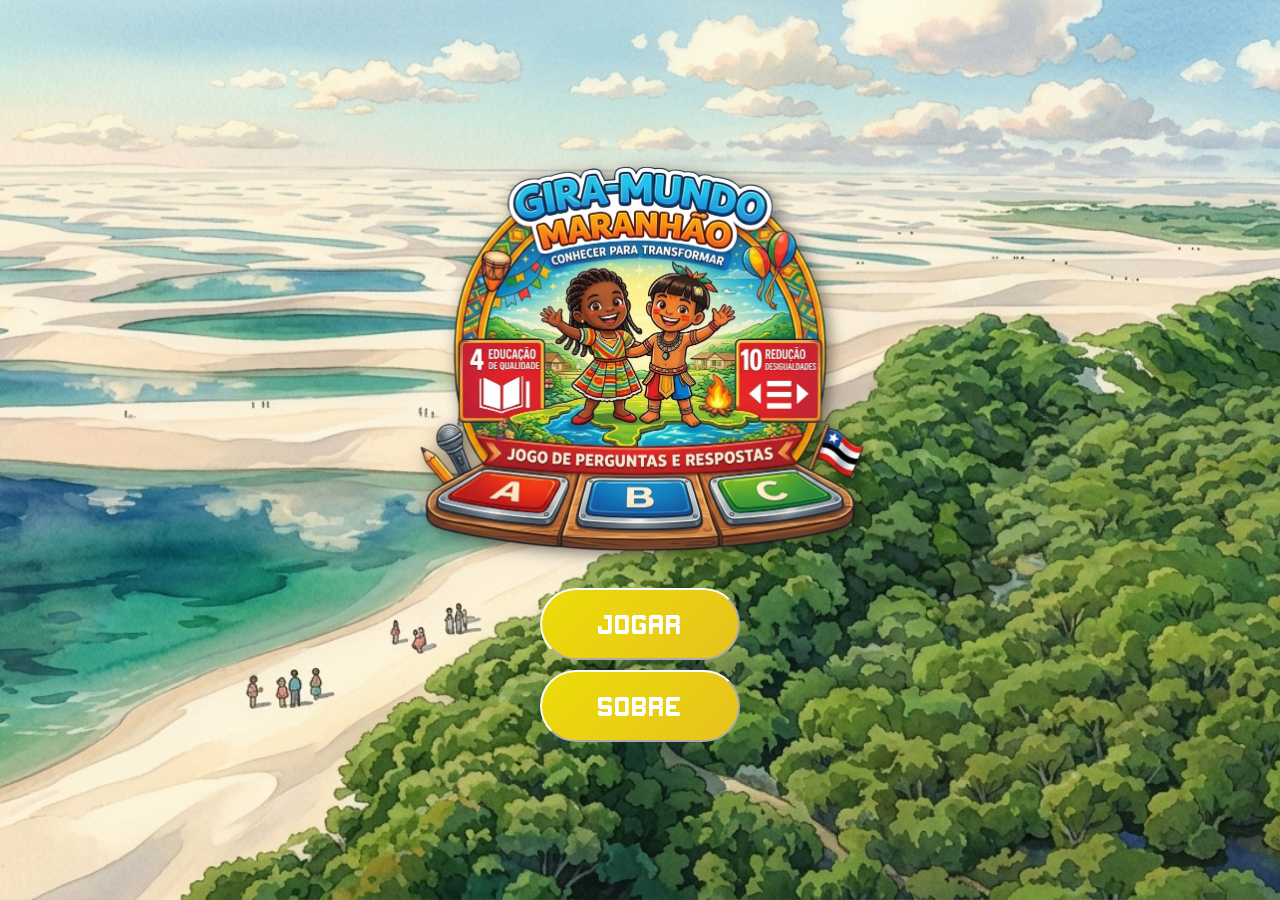
<file: Index.html>
<DOCTYPE html>
  <html lang="pt-br">
    <meta charset="utf-8">
    <head>
              <meta name="viewport"content="width=device-width,initial-scale=1.0">
              <title>Gira Mundo Maranhão Prototipo 1.0</title>
              <link href="Style.css"rel="stylesheet">
              <link rel="stylesheet" href="https://cdnjs.cloudflare.com/ajax/libs/animate.css/4.1.1/animate.min.css">
              <link rel="stylesheet" href="https://unpkg.com/aos@2.3.1/dist/aos.css">
    </head>
    <body>
      <div class="container">  
            </section>   
            <section class="botoes">
              <img src="imagens/logo_atual.png">
              <a href="start.html"><button>JOGAR</button></a>
              <a href="regras.html"><button>SOBRE</button></a>
            </section>
      </div>      
    </body>
  </html>
</file>
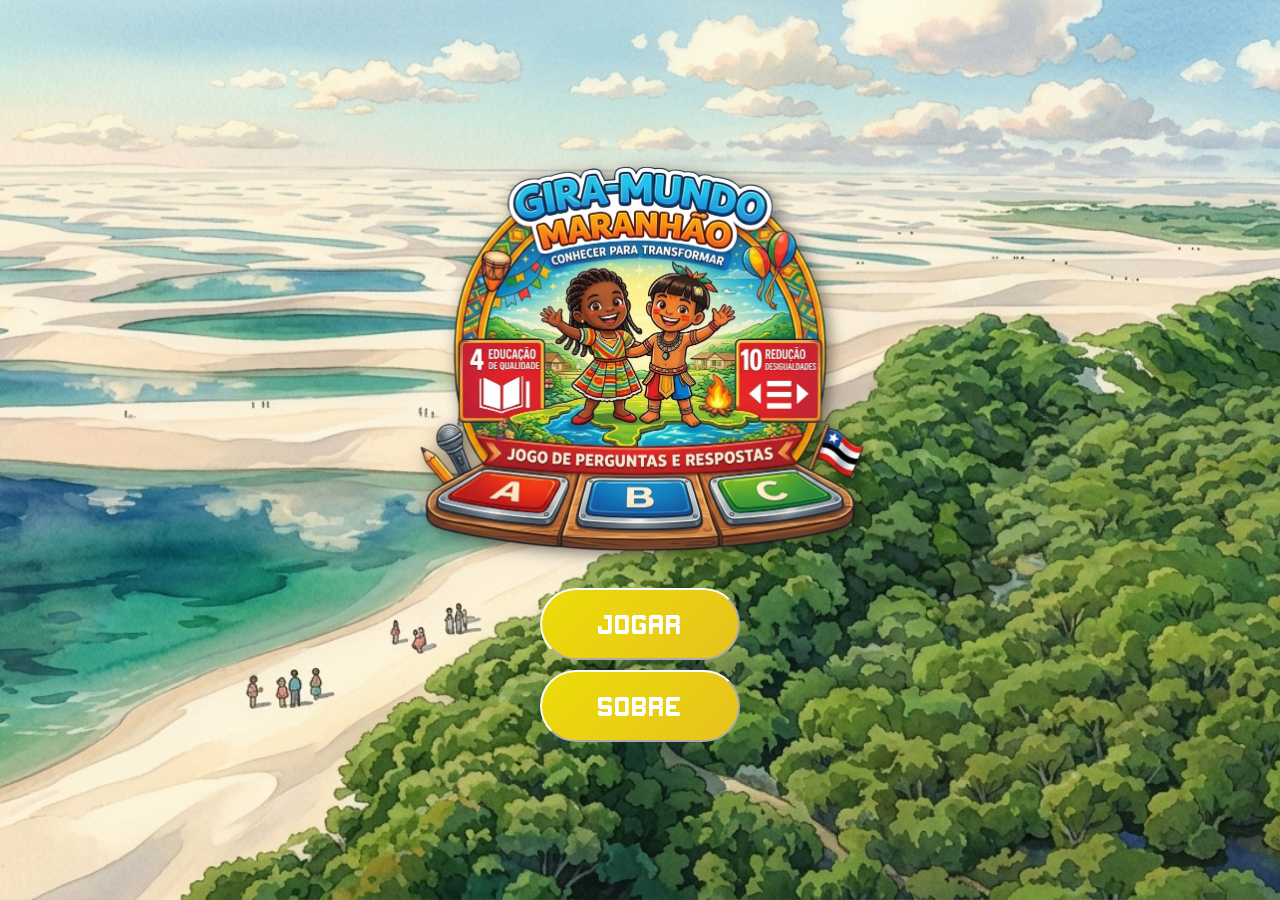
<file: index.html>
<DOCTYPE html>
  <html lang="pt-br">
    <meta charset="utf-8">
    <head>
              <meta name="viewport"content="width=device-width,initial-scale=1.0">
              <title>Gira Mundo Maranhão Prototipo 1.0</title>
              <link href="Style.css"rel="stylesheet">
              <link rel="stylesheet" href="https://cdnjs.cloudflare.com/ajax/libs/animate.css/4.1.1/animate.min.css">
              <link rel="stylesheet" href="https://unpkg.com/aos@2.3.1/dist/aos.css">
    </head>
    <body>
      <div class="container">  
            </section>   
            <section class="botoes">
              <img src="imagens/logo_atual.png">
              <a href="start.html"><button>JOGAR</button></a>
              <a href="regras.html"><button>SOBRE</button></a>
            </section>
      </div>      
    </body>
  </html>
</file>
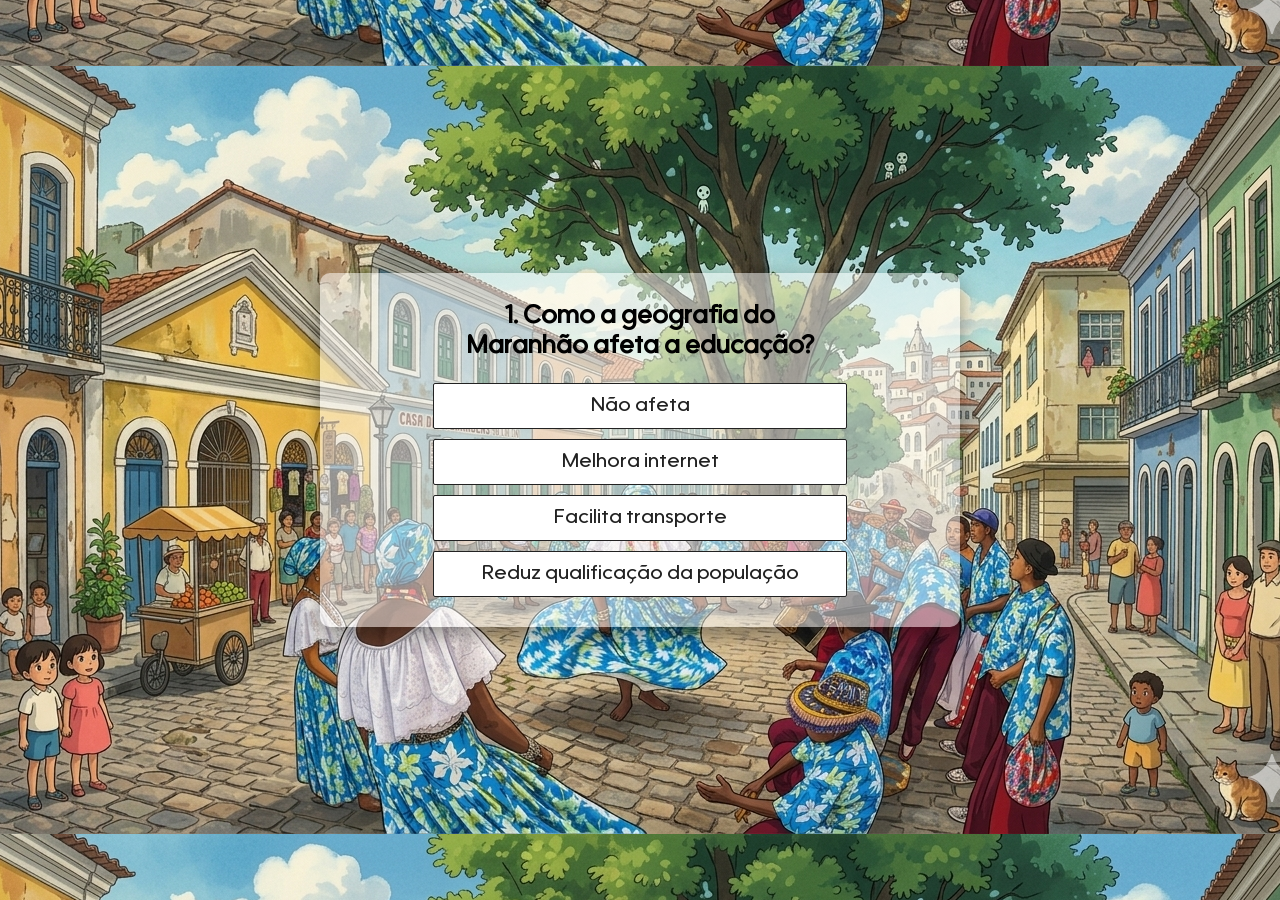
<file: Moeda1.html>
<DOCTYPE HTML>
  <Html lang="pt-br">
    <meta charset="utf-8">
    <head>
      <meta name="viewport"content="width=device-width,initial-scale=1.0">
      <title>MILLION RUSH</title>
      <link href="Moeda1.css"rel="stylesheet">
      <link rel="stylesheet">
    </head>
      <body>
      <div class="container"> 
        <div class="quadro-fases">
          <div class="grid-fases"></div>
          <div class="quiz">
            <h2 id="question"> Como a geografia do Maranhão afeta a educação?</h2>
            <div id="answer-buttons">
              <button class="btn">Não afeta</button>
              <button class="btn">Melhora a internet</button>
              <button class="btn">Facilita o transporte</button>
              <button class="btn">Reduz qualificação da população</button>
           </div>
            <button id="next-btn">Next</button>
          </div>
        </div>
      </div> 
    <script src="ods4.js"></script>
  </body>
</html>
</file>
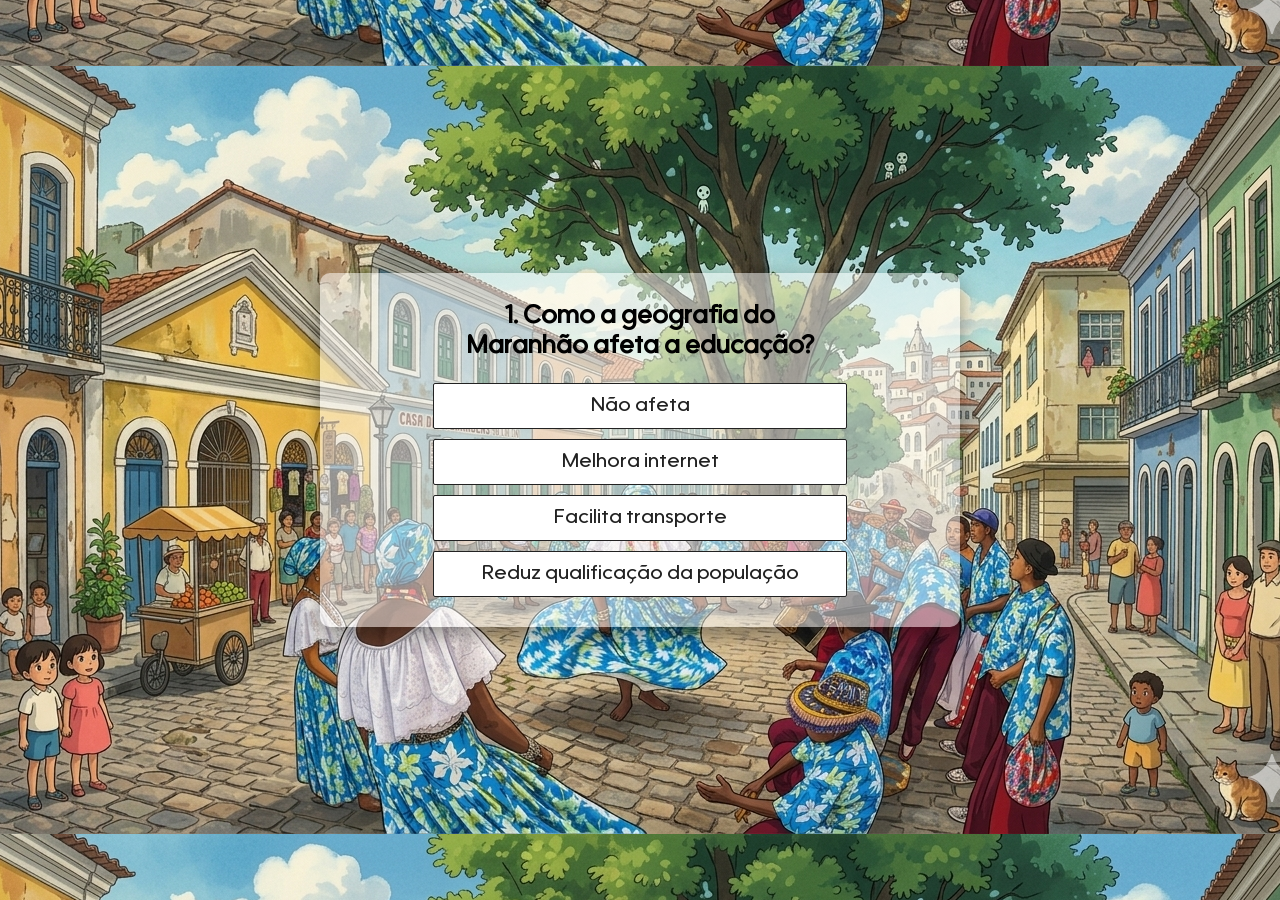
<file: moeda1.html>
<DOCTYPE HTML>
  <Html lang="pt-br">
    <meta charset="utf-8">
    <head>
      <meta name="viewport"content="width=device-width,initial-scale=1.0">
      <title>MILLION RUSH</title>
      <link href="Moeda1.css"rel="stylesheet">
      <link rel="stylesheet">
    </head>
      <body>
      <div class="container"> 
        <div class="quadro-fases">
          <div class="grid-fases"></div>
          <div class="quiz">
            <h2 id="question"> Como a geografia do Maranhão afeta a educação?</h2>
            <div id="answer-buttons">
              <button class="btn">Não afeta</button>
              <button class="btn">Melhora a internet</button>
              <button class="btn">Facilita o transporte</button>
              <button class="btn">Reduz qualificação da população</button>
           </div>
            <button id="next-btn">Next</button>
          </div>
        </div>
      </div> 
    <script src="ods4.js"></script>
  </body>
</html>
</file>
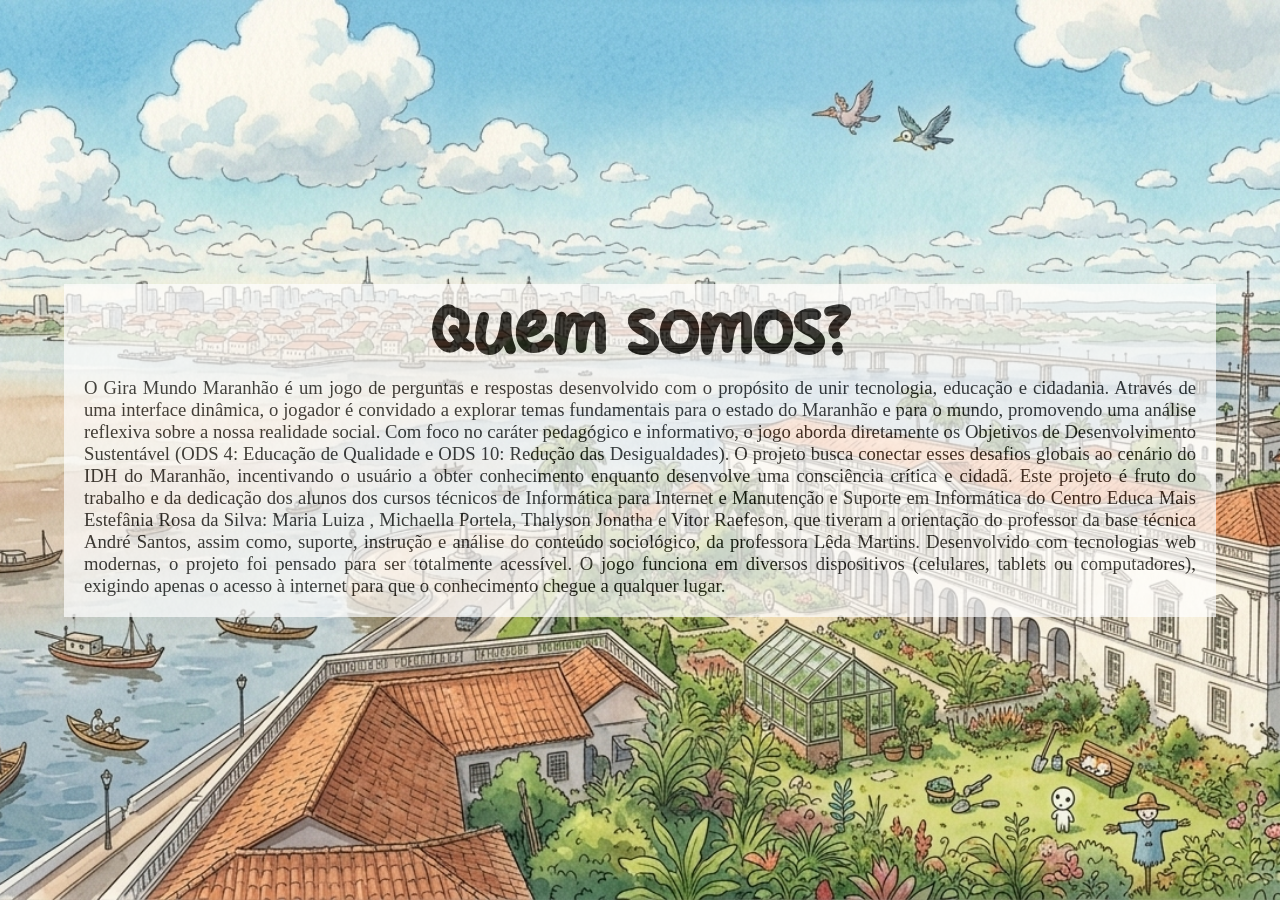
<file: Regras.html>
<DOCTYPE HTML>
  <HTML lang="PT-BR">
 <meta charset="utf-8">
 <head>
        <meta name="viewport"content="width=device-width,initial-scale=1.0">
 <title>Gira Mundo Maranhão</title>
  <link href="regras.css"rel="stylesheet">
  </head>
  <body>
	<div class="container"> 
   		<section class="info">
			<h1>Quem somos?</h1>
    		<p>
			O Gira Mundo Maranhão é um jogo de perguntas e respostas desenvolvido com o propósito de unir tecnologia, educação e cidadania. Através de uma interface dinâmica, o jogador é convidado a explorar temas fundamentais para o estado do Maranhão e para o mundo, promovendo uma análise reflexiva sobre a nossa realidade social. Com foco no caráter pedagógico e informativo, o jogo aborda diretamente os Objetivos de Desenvolvimento Sustentável (ODS 4: Educação de Qualidade e ODS 10: Redução das Desigualdades). O projeto busca conectar esses desafios globais ao cenário do IDH do Maranhão, incentivando o usuário a obter conhecimento enquanto desenvolve uma consciência crítica e cidadã. Este projeto é fruto do trabalho e da dedicação dos alunos dos cursos técnicos de Informática para Internet e Manutenção e Suporte em Informática do Centro Educa Mais Estefânia Rosa da Silva: Maria Luiza , Michaella Portela, Thalyson Jonatha e Vitor Raefeson, que tiveram a orientação do professor da base técnica André Santos, assim como, suporte, instrução e análise do conteúdo sociológico, da professora Lêda Martins. Desenvolvido com tecnologias web modernas, o projeto foi pensado para ser totalmente acessível. O jogo funciona em diversos dispositivos (celulares, tablets ou computadores), exigindo apenas o acesso à internet para que o conhecimento chegue a qualquer lugar.
			</p>
		</section> 	
	</div> 
  </body>
  </HTML>
</file>
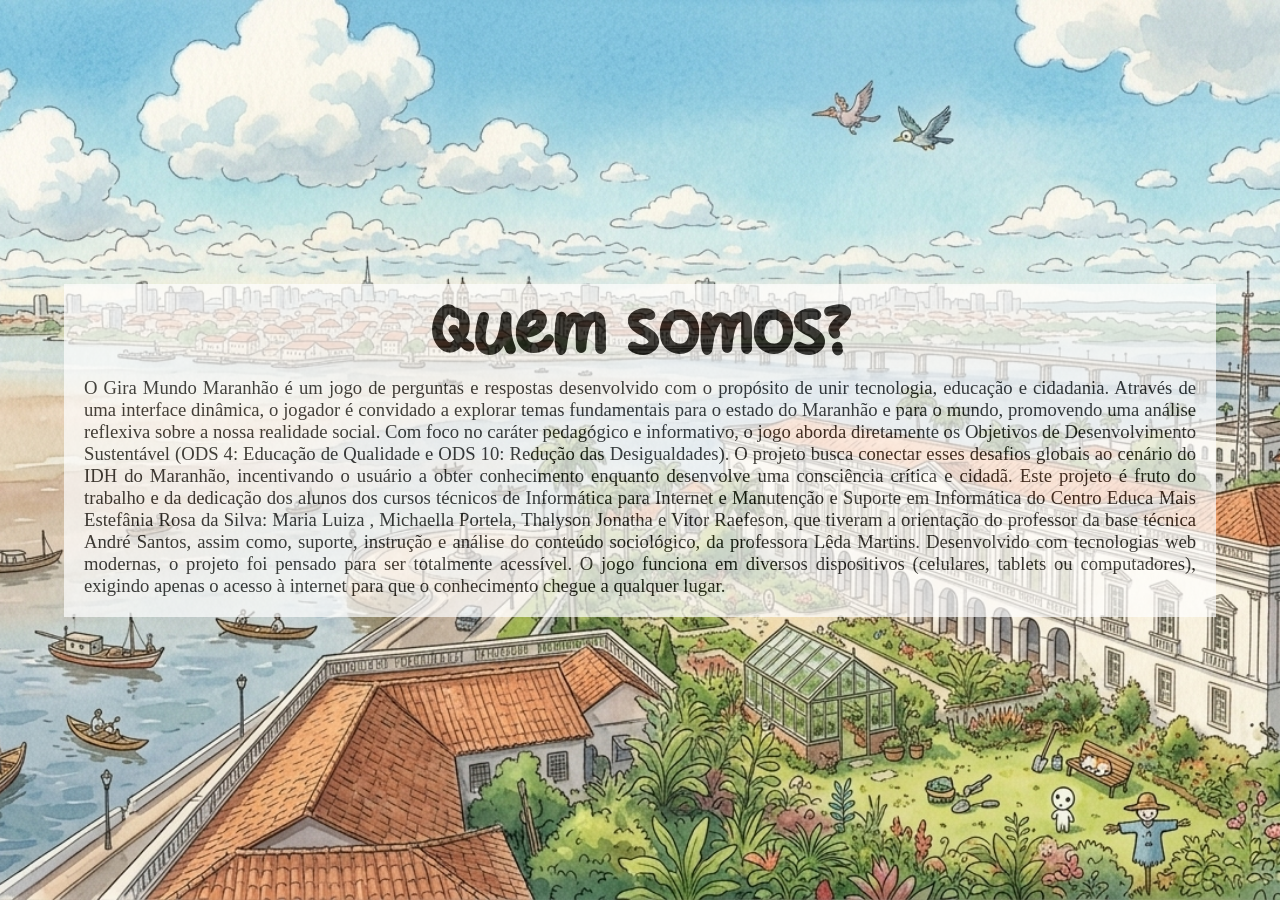
<file: regras.html>
<DOCTYPE HTML>
  <HTML lang="PT-BR">
 <meta charset="utf-8">
 <head>
        <meta name="viewport"content="width=device-width,initial-scale=1.0">
 <title>Gira Mundo Maranhão</title>
  <link href="regras.css"rel="stylesheet">
  </head>
  <body>
	<div class="container"> 
   		<section class="info">
			<h1>Quem somos?</h1>
    		<p>
			O Gira Mundo Maranhão é um jogo de perguntas e respostas desenvolvido com o propósito de unir tecnologia, educação e cidadania. Através de uma interface dinâmica, o jogador é convidado a explorar temas fundamentais para o estado do Maranhão e para o mundo, promovendo uma análise reflexiva sobre a nossa realidade social. Com foco no caráter pedagógico e informativo, o jogo aborda diretamente os Objetivos de Desenvolvimento Sustentável (ODS 4: Educação de Qualidade e ODS 10: Redução das Desigualdades). O projeto busca conectar esses desafios globais ao cenário do IDH do Maranhão, incentivando o usuário a obter conhecimento enquanto desenvolve uma consciência crítica e cidadã. Este projeto é fruto do trabalho e da dedicação dos alunos dos cursos técnicos de Informática para Internet e Manutenção e Suporte em Informática do Centro Educa Mais Estefânia Rosa da Silva: Maria Luiza , Michaella Portela, Thalyson Jonatha e Vitor Raefeson, que tiveram a orientação do professor da base técnica André Santos, assim como, suporte, instrução e análise do conteúdo sociológico, da professora Lêda Martins. Desenvolvido com tecnologias web modernas, o projeto foi pensado para ser totalmente acessível. O jogo funciona em diversos dispositivos (celulares, tablets ou computadores), exigindo apenas o acesso à internet para que o conhecimento chegue a qualquer lugar.
			</p>
		</section> 	
	</div> 
  </body>
  </HTML>
</file>
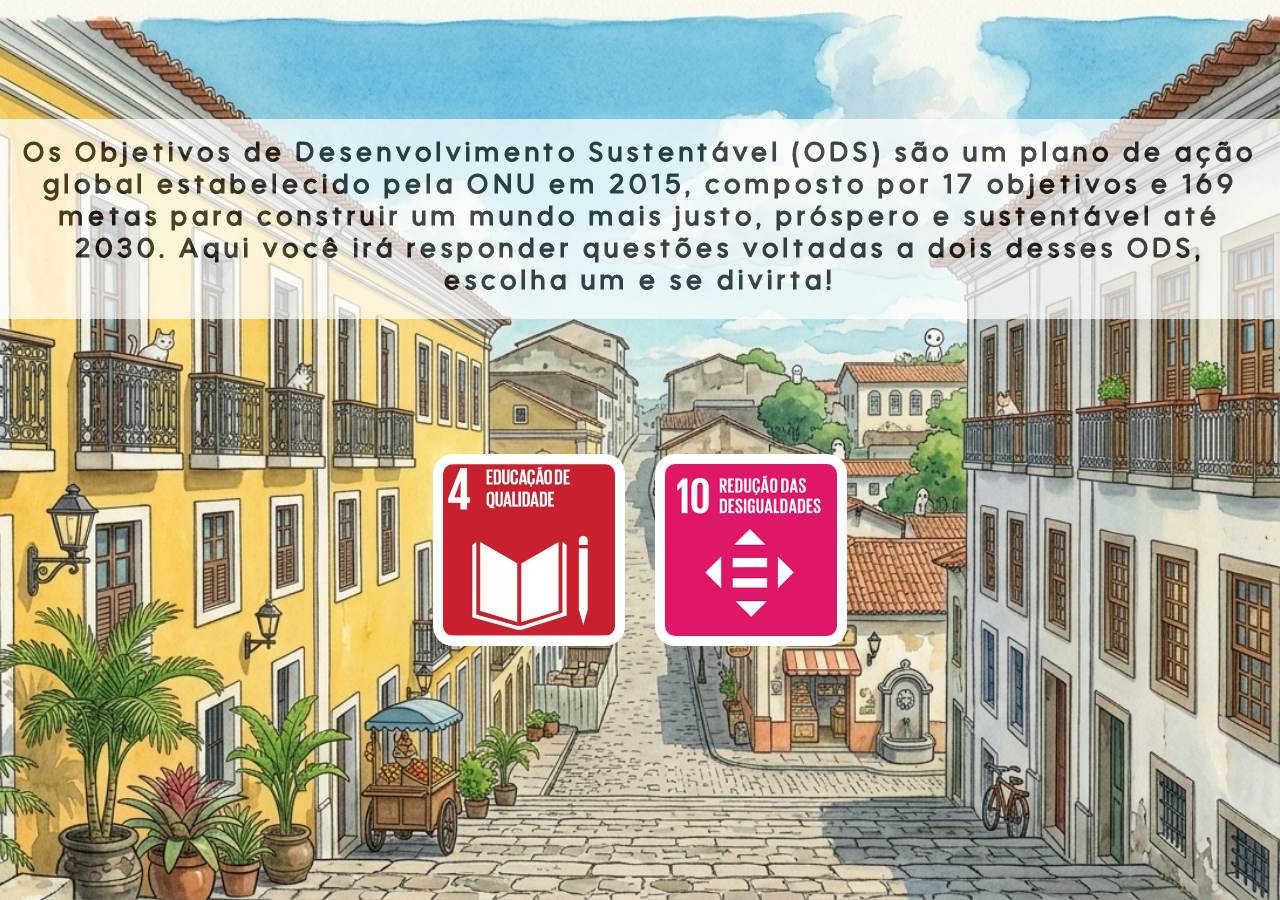
<file: Start.html>
<DOCTYPE HTML>
  <Html lang="pt-br">
    <meta charset="utf-8">
    
    <head>
        <meta name="viewport"content="width=device-width,initial-scale=1.0">
        <link href="start.css"rel="stylesheet">
        <link rel="stylesheet">
        <link rel="stylesheet" href="https://cdnjs.cloudflare.com/ajax/libs/animate.css/4.1.1/animate.min.css">
        <link rel="stylesheet" href="https://unpkg.com/aos@2.3.1/dist/aos.css">
    </head>
        <title>Gira Mundo Maranhão</title>
    </head>
    <body>
      <div class="container">  
          <h1>Os Objetivos de Desenvolvimento Sustentável (ODS) são um plano de ação global estabelecido pela ONU em 2015, composto por 17 objetivos e 169 metas para construir um mundo mais justo, próspero e sustentável até 2030. Aqui você irá responder questões voltadas a dois desses ODS, escolha um e se divirta!</h1>
          <a href=moeda1.html><img src="imagens/ods4.jpg"></a>
          <a href=verde.html><img  src="imagens/ods10.png"></a>
      </div>    
      </body>
  </Html>
</file>
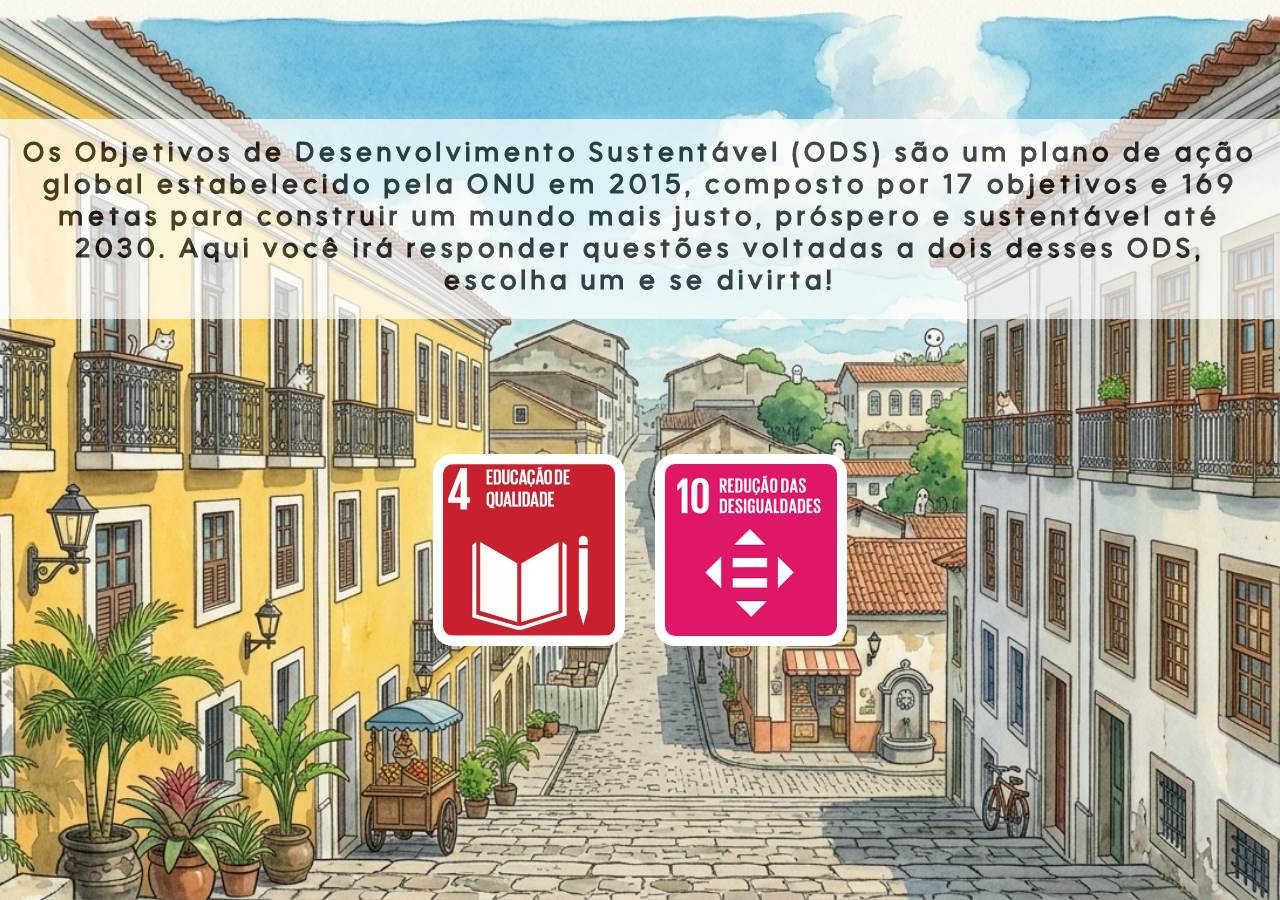
<file: start.html>
<DOCTYPE HTML>
  <Html lang="pt-br">
    <meta charset="utf-8">
    
    <head>
        <meta name="viewport"content="width=device-width,initial-scale=1.0">
        <link href="start.css"rel="stylesheet">
        <link rel="stylesheet">
        <link rel="stylesheet" href="https://cdnjs.cloudflare.com/ajax/libs/animate.css/4.1.1/animate.min.css">
        <link rel="stylesheet" href="https://unpkg.com/aos@2.3.1/dist/aos.css">
    </head>
        <title>Gira Mundo Maranhão</title>
    </head>
    <body>
      <div class="container">  
          <h1>Os Objetivos de Desenvolvimento Sustentável (ODS) são um plano de ação global estabelecido pela ONU em 2015, composto por 17 objetivos e 169 metas para construir um mundo mais justo, próspero e sustentável até 2030. Aqui você irá responder questões voltadas a dois desses ODS, escolha um e se divirta!</h1>
          <a href=moeda1.html><img src="imagens/ods4.jpg"></a>
          <a href=verde.html><img  src="imagens/ods10.png"></a>
      </div>    
      </body>
  </Html>
</file>
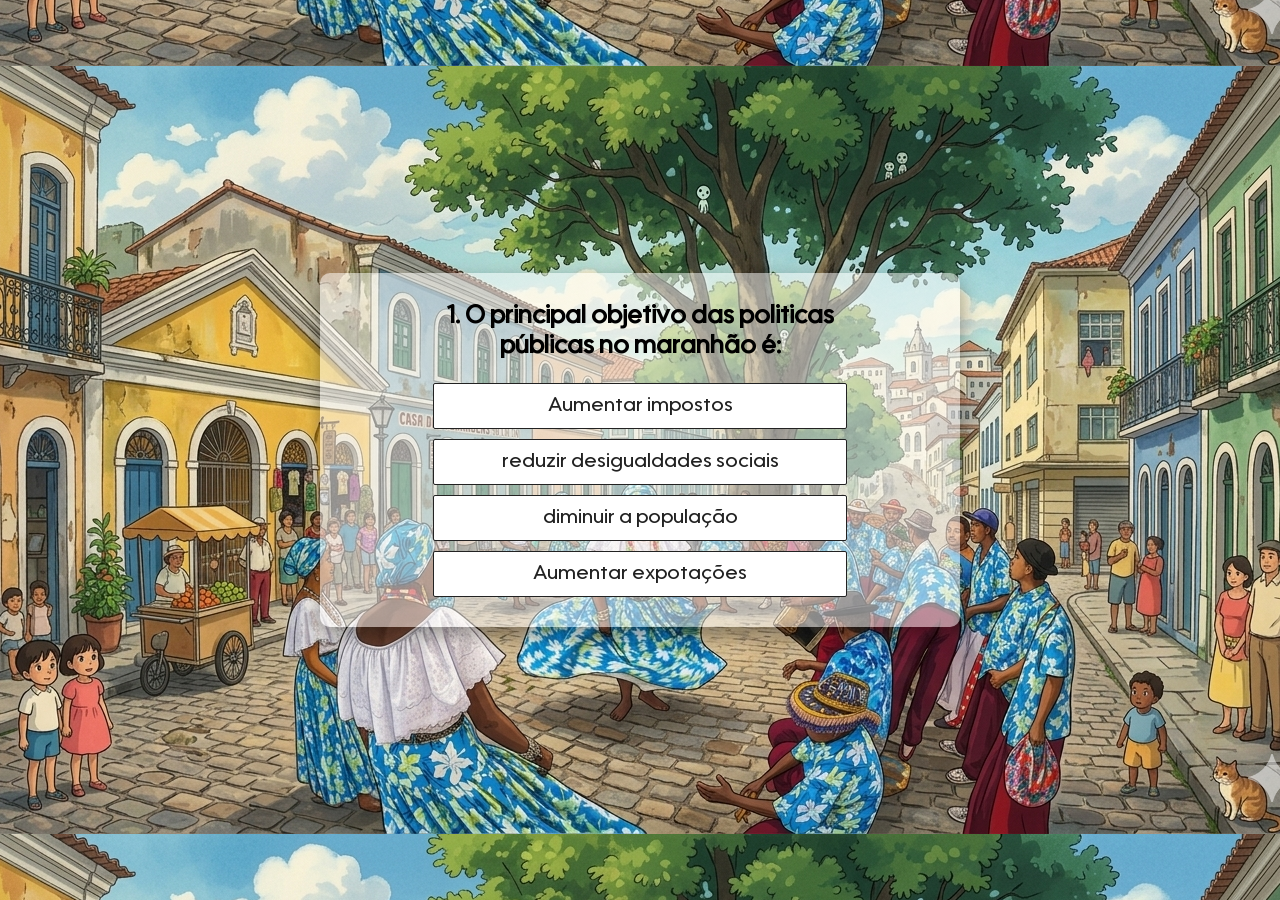
<file: verde.html>
<DOCTYPE HTML>
  <Html lang="pt-br">
    <meta charset="utf-8">
      <head>
        <meta name="viewport"content="width=device-width,initial-scale=1.0">
          <title>MILLION RUSH</title>
        <link href="Verde.css"rel="stylesheet">
            <link rel="stylesheet">
        </head>
    <body>
        <div class="container"> 
          <div class="quadro-fases">
            <div class="grid-fases"></div>
              <div class="quiz">
                <h2 id="question">O principal objetivo das politicas públicas no maranhão é:</h2>
                <div id="answer-buttons">
                  <button class="btn">Aumentar impostos</button>
                  <button class="btn">Reduzir desigualdades sociais</button>
                  <button class="btn">Diminuir a população</button>
                  <button class="btn">Aumentar expotações</button>
                </div>
              <button id="next-btn">Next</button>
          </div>
          </div>
        </div>
      <script src="ods10.js"></script>
  </body>
</html>
</file>
<file: Style.css>
@charset "UTF-8";
*{
	margin: 0;
	padding: 0;
	box-sizing: border-box;
}

body{
      background-color: #000000;
}


/* Formatação para fonte */
@font-face {
    font-family: 'Adrip';
    src: url(fontes/adrip.ttf) format("truetype-variations");
    font-weight: normal;
    font-display: swap;
}

/* Formatação para fonte */
@font-face {
    font-family: 'Geo';
    src: url(fontes/Geometos.ttf) format("truetype-variations");
    font-weight: normal;
    font-display: swap;
}

/* Formatação para fonte */
@font-face {
    font-family: 'Geom';
    src: url(fontes/Gemstone.ttf) format("truetype-variations");
    font-weight: normal;
    font-display: swap;
}

/* Formatação para fonte */
@font-face {
    font-family: 'Sansation';
    src: url(fontes/sansation.ttf) format("truetype-variations");
    font-weight: normal;
    font-display: swap;
}

/* Formatação para fonte */
@font-face {
    font-family: 'Gameplay';
    src: url(fontes/Gameplay.ttf) format("truetype-variations");
    font-weight: normal;
    font-display: swap;
}

/* Formatação para fonte */
@font-face {
    font-family: 'Kbr';
    src: url(fontes/kbr.ttf) format("truetype-variations");
    font-weight: normal;
    font-display: swap;
}

/* Formatação para fonte */
@font-face {
    font-family: 'Darling';
    src: url(fontes/darling.otf) format("truetype-variations");
    font-weight: normal;
    font-display: swap;
}

/* Formatação para fonte */
@font-face {
    font-family: 'Kathen';
    src: url(fontes/Kathen.otf) format("truetype-variations");
    font-weight: normal;
    font-display: swap;
}


/* Formatação do container principal */
.container {
	display: flex;
	justify-content: center;
	text-align: center;
	flex-wrap: wrap;
	width: 100vw;
	height: 100vh;
	background-color: white;
      margin: auto;
      background-image: url(imagens/background_11.png);
	background-repeat: no-repeat;
	background-position: center;
	background-size: cover;
}


.botoes{
      display: block;
      margin: auto;
      padding: 10px;
}

.botoes img{
      width: 50%;
      height: auto;
      margin: auto;
      filter: drop-shadow(4px 4px 8px rgba(0, 0, 0, 0.5));
      animation: pulse;
      animation-duration: 3s;
}

.botoes button{ 
      display: flex;
      justify-content: center; /* centraliza na horizontal */
      align-items: center; /* centraliza na vertical */
      height: 8vh; /* altura total da tela */
      font-family: Gameplay;
	font-size: 15pt;
      font-weight: normal;
      margin: auto;
      letter-spacing: 2px;
      margin-top: 10px;
      width:200px;
      border-radius: 50px;
      background: linear-gradient(135deg,  #ecdd07, #e7c21e);
      border-color: white;
      color: white;
      animation: rubberBand;
      animation-duration: 3s;
}


.botoes button:hover { 
      cursor: pointer;
      background: linear-gradient(135deg, #0a1f96, #0f228f);
      transition: 0.5;
}

a {
      text-decoration: none;
}

/* Formatação ao diminuir a tela para uso mobile*/
@media only screen and (min-width: 300px) and (max-width: 1000px){

    .botoes img{
      width: 90%;
      height: auto;
      margin: auto;
      filter: drop-shadow(4px 4px 8px rgba(0, 0, 0, 0.5));
      animation: pulse;
      animation-duration: 3s;
    }
}
</file>
<file: Moeda1.css>
@charset "UTF-8";
*{
	margin: 0;
	padding: 0;
	box-sizing: border-box;
}

/* Formatação para fonte */
@font-face {
    font-family: 'Adrip';
    src: url(fontes/adrip.ttf) format("truetype-variations");
    font-weight: normal;
    font-display: swap;
}

/* Formatação para fonte */
@font-face {
    font-family: 'Geo';
    src: url(fontes/Geometos.ttf) format("truetype-variations");
    font-weight: normal;
    font-display: swap;
}

/* Formatação para fonte */
@font-face {
    font-family: 'Geom';
    src: url(fontes/Gemstone.ttf) format("truetype-variations");
    font-weight: normal;
    font-display: swap;
}

/* Formatação para fonte */
@font-face {
    font-family: 'Sansation';
    src: url(fontes/sansation.ttf) format("truetype-variations");
    font-weight: normal;
    font-display: swap;
}

/* Formatação para fonte */
@font-face {
    font-family: 'Gameplay';
    src: url(fontes/Gameplay.ttf) format("truetype-variations");
    font-weight: normal;
    font-display: swap;
}

/* Formatação para fonte */
@font-face {
    font-family: 'Kbr';
    src: url(fontes/kbr.ttf) format("truetype-variations");
    font-weight: normal;
    font-display: swap;
}

/* Formatação para fonte */
@font-face {
    font-family: 'Darling';
    src: url(fontes/darling.otf) format("truetype-variations");
    font-weight: normal;
    font-display: swap;
}

/* Formatação para fonte */
@font-face {
    font-family: 'Kathen';
    src: url(fontes/Kathen.otf) format("truetype-variations");
    font-weight: normal;
    font-display: swap;
}

/* Formatação para fonte */
@font-face {
    font-family: 'Bebas';
    src: url(fontes/bebas.ttf) format("truetype-variations");
    font-weight: normal;
    font-display: swap;
}

/* Formatação para fonte */
@font-face {
    font-family: 'Utendo';
    src: url(fontes/utendo.ttf) format("truetype-variations");
    font-weight: normal;
    font-display: swap;
}


body{
  background: linear-gradient(135deg, #000000, #000000);

}
  
.container {
	display: flex;
	justify-content: center;
	text-align: center;
	flex-wrap: wrap;
	width: 100vw;
	height: 100vh;
  margin: auto;
  background-image:url(imagens/background_10.png);
  background-repeat: no repeat;
  background-position: center;
}

.quadro-fases {
    justify-content: center;  
    width: 50vw;
    height: auto; 
    background-image: linear-gradient(rgba(255, 255, 255, 0.5), rgba(255, 255, 255, 0.5));
    background-size: cover;          
    background-position: center;     
    background-repeat: no-repeat;
    margin: auto;
    border-radius: 10px; 
    box-shadow: 0 8px 20px rgba(0, 0, 0, 0.4);
    padding: 10px;
  }

.quiz{
    width: 100vw;
    text-align: center;
    text-justify: center;
    justify-content: center;
    width: 15vw;
    height: auto;
    margin: auto;
}

.app {
  background: rgb(0, 0, 0, 0.2);
  width: 90%;
  max-width: 600px;
  margin: 100px auto 0;
  padding: 30px;
  border-radius: 50px;
}

.quiz {
width: 70%;
height: auto;
padding: 10px;

}

.quiz h2 {
  font-family: Utendo;
  justify-content: center;
  text-align: center;
  color:rgb(0, 0, 0);
  font-size: 25px;
  padding: 10px;
}

.btn {
  font-family: Utendo;
  font-size: 15pt;
  display: flex;
	justify-content: center;
	text-align: center;
	flex-wrap: wrap;
  text-align: center;
  text-justify: center;
  background:#ffffff  ;
  color: #222;
  width: 100%;
  border: 1px solid #222;
  padding: 10px;
  margin: 10px 0;
  text-align: left;
  border-radius: 2px;
  cursor: pointer;
  transition: all 0.3s;
}


.btn:hover:not([disabled]) {
  background: #222;
  color: #fff;
}

.btn:disabled {
  cursor: no-drop;
}

#next-btn {
  background: #001e4d;
  color: #fff;
  font-weight: 500;
  width: 150px;
  border: 0;
  padding: 10px;
  margin: 20px auto 0;
  border-radius: 2px;
  cursor: pointer;
  display: none;
}

.correct {
  background: #9aeabc;
}

.incorrect {
  background: #ff9393;
}

/* Formatação ao diminuir a tela para uso mobile*/
@media only screen and (min-width: 300px) and (max-width: 1000px){

    .quadro-fases { 
    width: 90vw;
    height: auto;
    padding: 10px;
  }

      .quiz {
    width: 80%;
    height: auto;

    }

}
</file>
<file: regras.css>
@charset "UTF-8";
*{
	margin: 0;
	padding: 0;
	box-sizing: border-box;
}

/* Formatação para fonte */
@font-face {
    font-family: 'Adrip';
    src: url(fontes/adrip.ttf) format("truetype-variations");
    font-weight: normal;
    font-display: swap;
}

/* Formatação para fonte */
@font-face {
    font-family: 'Geo';
    src: url(fontes/Geometos.ttf) format("truetype-variations");
    font-weight: normal;
    font-display: swap;
}

/* Formatação para fonte */
@font-face {
    font-family: 'Geom';
    src: url(fontes/Gemstone.ttf) format("truetype-variations");
    font-weight: normal;
    font-display: swap;
}

/* Formatação para fonte */
@font-face {
    font-family: 'Sansation';
    src: url(fontes/sansation.ttf) format("truetype-variations");
    font-weight: normal;
    font-display: swap;
}

/* Formatação para fonte */
@font-face {
    font-family: 'Gameplay';
    src: url(fontes/Gameplay.ttf) format("truetype-variations");
    font-weight: normal;
    font-display: swap;
}

/* Formatação para fonte */
@font-face {
    font-family: 'Kbr';
    src: url(fontes/kbr.ttf) format("truetype-variations");
    font-weight: normal;
    font-display: swap;
}

/* Formatação para fonte */
@font-face {
    font-family: 'Darling';
    src: url(fontes/darling.otf) format("truetype-variations");
    font-weight: normal;
    font-display: swap;
}

/* Formatação para fonte */
@font-face {
    font-family: 'Kathen';
    src: url(fontes/Kathen.otf) format("truetype-variations");
    font-weight: normal;
    font-display: swap;
}

/* Formatação para fonte */
@font-face {
    font-family: 'Bebas';
    src: url(fontes/bebas.ttf) format("truetype-variations");
    font-weight: normal;
    font-display: swap;
}

/* Formatação para fonte */
@font-face {
    font-family: 'Utendo';
    src: url(fontes/utendo.ttf) format("truetype-variations");
    font-weight: normal;
    font-display: swap;
}

/* Formatação para fonte */
@font-face {
    font-family: 'Kbr';
    src: url(fontes/kbr.ttf) format("truetype-variations");
    font-weight: normal;
    font-display: swap;
}

/* Formatação para fonte */
@font-face {
    font-family: 'Darling';
    src: url(fontes/darling.otf) format("truetype-variations");
    font-weight: normal;
    font-display: swap;
}

body{
      background-color: #000000;
}


/* Formatação do container principal */
.container {
	display: flex;
	justify-content: center;
	text-align: center;
	flex-wrap: wrap;
	width: 100vw;
	height: 100vh;
	background-color: white;
    margin: auto;
    background-image: url(imagens/background_8.png);
	background-repeat: no-repeat;
	background-position: center;
	background-size: cover;
}

.info{
    width: 90%;
    height: auto;
    background-color: white;
    opacity: 0.7;
    margin: auto;
    padding: 10px;

}

.info h1{
    font-family: Darling;
    font-size: 50pt;
    justify-content: center; /* centraliza na horizontal */
    align-items: center; /* centraliza na vertical */
    margin: auto;
    color:rgb(0, 0, 0);
}
    
.info p{
    font-family: Sansation;
    font-size: 14pt;
    text-align: justify;
    justify-content: center; /* centraliza na horizontal */
    align-items: center;
    color:rgb(0, 0, 0);
    font-family:Verdana;
    margin: auto;
    padding: 10px;
}
      
/* Formatação ao diminuir a tela para uso mobile*/
@media only screen and (min-width: 300px) and (max-width: 1000px){

    .info h1{
        font-size: 20pt;
    }
    .info p{
        font-size: 10pt;
        padding: 5px;
    }
}
</file>
<file: start.css>
@charset "UTF-8";
*{
	margin: 0;
	padding: 0;
	box-sizing: border-box;
}

body{
      background-color: #ffffff;
}

/* Formatação para fonte */
@font-face {
    font-family: 'Adrip';
    src: url(fontes/adrip.ttf) format("truetype-variations");
    font-weight: normal;
    font-display: swap;
}

/* Formatação para fonte */
@font-face {
    font-family: 'Geo';
    src: url(fontes/Geometos.ttf) format("truetype-variations");
    font-weight: normal;
    font-display: swap;
}

/* Formatação para fonte */
@font-face {
    font-family: 'Geom';
    src: url(fontes/Gemstone.ttf) format("truetype-variations");
    font-weight: normal;
    font-display: swap;
}

/* Formatação para fonte */
@font-face {
    font-family: 'Sansation';
    src: url(fontes/sansation.ttf) format("truetype-variations");
    font-weight: normal;
    font-display: swap;
}

/* Formatação para fonte */
@font-face {
    font-family: 'Gameplay';
    src: url(fontes/Gameplay.ttf) format("truetype-variations");
    font-weight: normal;
    font-display: swap;
}

/* Formatação para fonte */
@font-face {
    font-family: 'Kbr';
    src: url(fontes/kbr.ttf) format("truetype-variations");
    font-weight: normal;
    font-display: swap;
}

/* Formatação para fonte */
@font-face {
    font-family: 'Darling';
    src: url(fontes/darling.otf) format("truetype-variations");
    font-weight: normal;
    font-display: swap;
}

/* Formatação para fonte */
@font-face {
    font-family: 'Kathen';
    src: url(fontes/Kathen.otf) format("truetype-variations");
    font-weight: normal;
    font-display: swap;
}

/* Formatação para fonte */
@font-face {
    font-family: 'Bebas';
    src: url(fontes/bebas.ttf) format("truetype-variations");
    font-weight: normal;
    font-display: swap;
}

/* Formatação para fonte */
@font-face {
    font-family: 'Utendo';
    src: url(fontes/utendo.ttf) format("truetype-variations");
    font-weight: normal;
    font-display: swap;
}

/* Formatação do container principal */
.container {
	display: flex;
	justify-content: center;
	text-align: center;
	flex-wrap: wrap;
	width: 100vw;
	height: 100vh;
    margin: auto;
    background-image: url(imagens/background_9.png);
	background-repeat: no-repeat;
	background-position: center;
	background-size: cover;
}

h1{
    text-align: center;
    text-justify: center;
    font-family: Utendo;
	font-size: 20pt;
    font-weight: normal;
    letter-spacing: 5px;
	padding: 20px;
	color:rgb(0, 0, 0);
    -webkit-text-stroke-width: 1px; /* Largura da borda */
    -webkit-text-stroke-color: rgb(0, 0, 0); /* Cor da borda */
    animation: flipInX;
    animation-duration: 3s;
    margin: auto;
    background-color: white;
    opacity: 0.7;
}

.container img{
  width: 15vw;
  height: auto;
  cursor: pointer;
  animation: rubberBand;
  animation-duration: 3s;
  padding: 10px;
  margin: 15px;
  border-radius: 20px;
  background-color: rgb(255, 255, 255);
}

.container img:hover{
 	-moz-transform: scale(1.2);
    -webkit-transition: scale(1.2);
    transform: scale(1.2);
}

/* Formatação ao diminuir a tela para uso mobile*/
@media only screen and (min-width: 300px) and (max-width: 1000px){

    h1{

        font-size: 10pt;

}

.container img{
  width: 40vw;
}

}
</file>
<file: Verde.css>
@charset "UTF-8";
*{
	margin: 0;
	padding: 0;
	box-sizing: border-box;
}

/* Formatação para fonte */
@font-face {
    font-family: 'Adrip';
    src: url(fontes/adrip.ttf) format("truetype-variations");
    font-weight: normal;
    font-display: swap;
}

/* Formatação para fonte */
@font-face {
    font-family: 'Geo';
    src: url(fontes/Geometos.ttf) format("truetype-variations");
    font-weight: normal;
    font-display: swap;
}

/* Formatação para fonte */
@font-face {
    font-family: 'Geom';
    src: url(fontes/Gemstone.ttf) format("truetype-variations");
    font-weight: normal;
    font-display: swap;
}

/* Formatação para fonte */
@font-face {
    font-family: 'Sansation';
    src: url(fontes/sansation.ttf) format("truetype-variations");
    font-weight: normal;
    font-display: swap;
}

/* Formatação para fonte */
@font-face {
    font-family: 'Gameplay';
    src: url(fontes/Gameplay.ttf) format("truetype-variations");
    font-weight: normal;
    font-display: swap;
}

/* Formatação para fonte */
@font-face {
    font-family: 'Kbr';
    src: url(fontes/kbr.ttf) format("truetype-variations");
    font-weight: normal;
    font-display: swap;
}

/* Formatação para fonte */
@font-face {
    font-family: 'Darling';
    src: url(fontes/darling.otf) format("truetype-variations");
    font-weight: normal;
    font-display: swap;
}

/* Formatação para fonte */
@font-face {
    font-family: 'Kathen';
    src: url(fontes/Kathen.otf) format("truetype-variations");
    font-weight: normal;
    font-display: swap;
}

/* Formatação para fonte */
@font-face {
    font-family: 'Bebas';
    src: url(fontes/bebas.ttf) format("truetype-variations");
    font-weight: normal;
    font-display: swap;
}

/* Formatação para fonte */
@font-face {
    font-family: 'Utendo';
    src: url(fontes/utendo.ttf) format("truetype-variations");
    font-weight: normal;
    font-display: swap;
}


body{
  background: linear-gradient(135deg, #000000, #000000);

}
  
.container {
	display: flex;
	justify-content: center;
	text-align: center;
	flex-wrap: wrap;
	width: 100vw;
	height: 100vh;
  margin: auto;
  background-image:url(imagens/background_10.png);
  background-repeat: no repeat;
  background-position: center;
}

.quadro-fases {
    justify-content: center;  
    width: 50vw;
    height: auto; 
    background-image: linear-gradient(rgba(255, 255, 255, 0.5), rgba(255, 255, 255, 0.5));
    background-size: cover;          
    background-position: center;     
    background-repeat: no-repeat;
    margin: auto;
    border-radius: 10px; 
    box-shadow: 0 8px 20px rgba(0, 0, 0, 0.4);
    padding: 10px;
  }

.quiz{
    width: 100vw;
    text-align: center;
    text-justify: center;
    justify-content: center;
    width: 15vw;
    height: auto;
    margin: auto;
}

.app {
  background: rgb(0, 0, 0, 0.2);
  width: 90%;
  max-width: 600px;
  margin: 100px auto 0;
  padding: 30px;
  border-radius: 50px;
}

.quiz {
width: 70%;
height: auto;
padding: 10px;

}

.quiz h2 {
  font-family: Utendo;
  justify-content: center;
  text-align: center;
  color:rgb(0, 0, 0);
  font-size: 25px;
  padding: 10px;
}

.btn {
  font-family: Utendo;
  font-size: 15pt;
  display: flex;
	justify-content: center;
	text-align: center;
	flex-wrap: wrap;
  text-align: center;
  text-justify: center;
  background:#ffffff  ;
  color: #222;
  width: 100%;
  border: 1px solid #222;
  padding: 10px;
  margin: 10px 0;
  text-align: left;
  border-radius: 2px;
  cursor: pointer;
  transition: all 0.3s;
}


.btn:hover:not([disabled]) {
  background: #222;
  color: #fff;
}

.btn:disabled {
  cursor: no-drop;
}

#next-btn {
  background: #001e4d;
  color: #fff;
  font-weight: 500;
  width: 150px;
  border: 0;
  padding: 10px;
  margin: 20px auto 0;
  border-radius: 2px;
  cursor: pointer;
  display: none;
}

.correct {
  background: #9aeabc;
}

.incorrect {
  background: #ff9393;
}

/* Formatação ao diminuir a tela para uso mobile*/
@media only screen and (min-width: 300px) and (max-width: 1000px){

    .quadro-fases { 
    width: 90vw;
    height: auto;
    padding: 10px;
  }

      .quiz {
    width: 80%;
    height: auto;

    }

}
</file>
